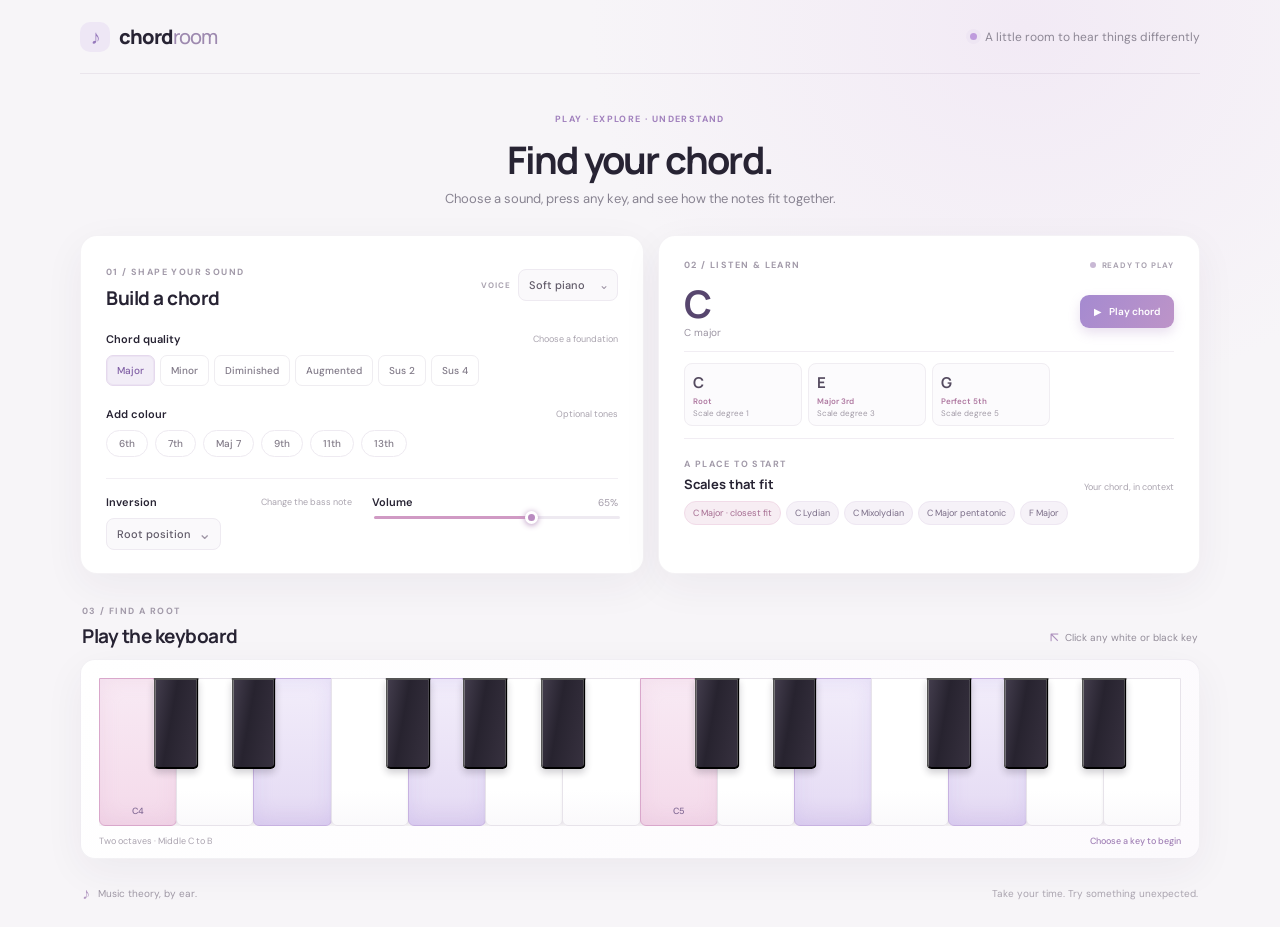
<file: index.html>
<!doctype html>
<html lang="en">
<head>
  <meta charset="utf-8">
  <meta name="viewport" content="width=device-width, initial-scale=1">
  <meta name="theme-color" content="#f7f4f8">
  <meta name="description" content="Build, hear, and understand chords on an interactive piano keyboard.">
  <title>Chord Room — Hear how chords are built</title>
  <link rel="preconnect" href="https://fonts.googleapis.com">
  <link rel="preconnect" href="https://fonts.gstatic.com" crossorigin>
  <link href="https://fonts.googleapis.com/css2?family=DM+Sans:wght@400;500;600;700&family=Manrope:wght@400;500;600;700;800&display=swap" rel="stylesheet">
  <link rel="stylesheet" href="styles.css">
</head>
<body>
  <main class="app-shell">
    <header class="topbar">
      <a class="brand" href="#" aria-label="Chord Room home"><span class="brand-mark">♪</span><span>chord<span class="brand-light">room</span></span></a>
      <div class="top-note"><span class="live-dot"></span> A little room to hear things differently</div>
    </header>

    <section class="intro">
      <div class="eyebrow">PLAY · EXPLORE · UNDERSTAND</div>
      <h1>Find your chord.</h1>
      <p>Choose a sound, press any key, and see how the notes fit together.</p>
    </section>

    <section class="studio" aria-label="Chord builder">
      <div class="builder-panel">
        <div class="panel-heading"><div><span class="step-label">01 / SHAPE YOUR SOUND</span><h2>Build a chord</h2></div><div class="sound-picker"><label for="instrument">VOICE</label><select id="instrument" aria-label="Instrument"><option value="piano">Soft piano</option><option value="warm">Warm keys</option><option value="glass">Glass synth</option></select></div></div>

        <div class="control-group"><div class="group-title"><span>Chord quality</span><span class="group-hint">Choose a foundation</span></div><div class="segmented" id="quality-controls" role="group" aria-label="Chord quality">
          <button class="segment active" data-quality="major">Major</button><button class="segment" data-quality="minor">Minor</button><button class="segment" data-quality="diminished">Diminished</button><button class="segment" data-quality="augmented">Augmented</button><button class="segment" data-quality="sus2">Sus 2</button><button class="segment" data-quality="sus4">Sus 4</button>
        </div></div>

        <div class="control-group add-ons"><div class="group-title"><span>Add colour</span><span class="group-hint">Optional tones</span></div><div class="pill-row" id="extension-controls" role="group" aria-label="Chord extensions">
          <button class="pill" data-ext="6">6th</button><button class="pill" data-ext="7">7th</button><button class="pill" data-ext="maj7">Maj 7</button><button class="pill" data-ext="9">9th</button><button class="pill" data-ext="11">11th</button><button class="pill" data-ext="13">13th</button>
        </div></div>

        <div class="bottom-controls"><div class="control-group inversion"><div class="group-title"><span>Inversion</span><span class="group-hint">Change the bass note</span></div><div class="select-wrap"><select id="inversion" aria-label="Chord inversion"><option value="0">Root position</option><option value="1">1st inversion</option><option value="2">2nd inversion</option><option value="3">3rd inversion</option></select><span class="chevron">⌄</span></div></div>
          <div class="volume-control"><div class="volume-top"><label for="volume">Volume</label><span id="volume-value">65%</span></div><input id="volume" type="range" min="0" max="100" value="65" aria-label="Volume"></div>
        </div>
      </div>

      <div class="result-panel">
        <div class="result-top"><span class="step-label">02 / LISTEN & LEARN</span><span class="playing-indicator"><span class="pulse"></span> READY TO PLAY</span></div>
        <div class="chord-identity"><div><div class="chord-symbol" id="chord-symbol">C</div><div class="chord-subtitle" id="chord-subtitle">C major triad</div></div><button class="play-button" id="play-chord" aria-label="Play chord"><span>▶</span><span class="play-label">Play chord</span></button></div>
        <div class="note-cards" id="note-cards" aria-live="polite"></div>
        <div class="scales-block"><div class="scales-heading"><div><span class="step-label">A PLACE TO START</span><h3>Scales that fit</h3></div><span class="scales-caption">Your chord, in context</span></div><div class="scale-list" id="scale-list"></div></div>
      </div>
    </section>

    <section class="keyboard-section"><div class="keyboard-heading"><div><span class="step-label">03 / FIND A ROOT</span><h2>Play the keyboard</h2></div><div class="keyboard-help"><span class="click-icon">↖</span> Click any white or black key</div></div><div class="keyboard-frame"><div class="keyboard" id="keyboard" aria-label="Two octave piano keyboard"></div><div class="keyboard-footer"><span>Two octaves · Middle C to B</span><span id="root-hint">Choose a key to begin</span></div></div></section>

    <footer><span class="footer-mark">♪</span><span>Music theory, by ear.</span><span class="footer-right">Take your time. Try something unexpected.</span></footer>
  </main>
  <script src="app.js"></script>
</body>
</html>
</file>
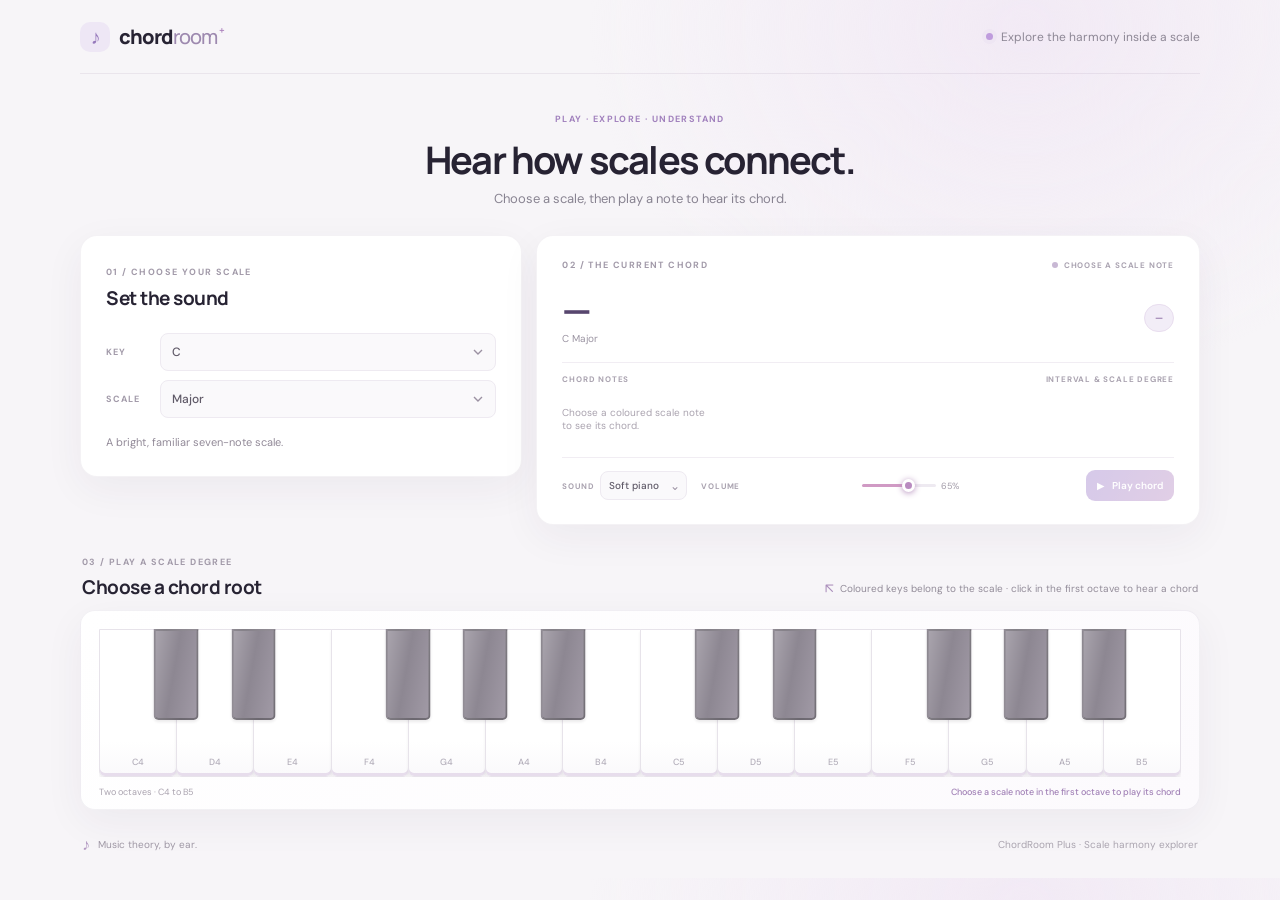
<file: chordRoom-plus/index.html>
<!doctype html>
<html lang="en">
<head>
  <meta charset="utf-8"><meta name="viewport" content="width=device-width, initial-scale=1"><meta name="theme-color" content="#f7f4f8">
  <meta name="description" content="Explore the chords inside a scale and hear how each degree sounds.">
  <title>ChordRoom Plus — Explore chords in a scale</title>
  <link rel="preconnect" href="https://fonts.googleapis.com"><link rel="preconnect" href="https://fonts.gstatic.com" crossorigin>
  <link href="https://fonts.googleapis.com/css2?family=DM+Sans:wght@400;500;600;700&family=Manrope:wght@400;500;600;700;800&display=swap" rel="stylesheet"><link rel="stylesheet" href="styles.css">
</head>
<body>
  <main class="app-shell">
    <header class="topbar"><a class="brand" href="#" aria-label="ChordRoom Plus home"><span class="brand-mark">♪</span><span>chord<span class="brand-light">room</span><sup class="plus-mark">+</sup></span></a><div class="top-note"><span class="live-dot"></span> Explore the harmony inside a scale</div></header>
    <section class="intro"><div class="eyebrow">PLAY · EXPLORE · UNDERSTAND</div><h1>Hear how scales connect.</h1><p>Choose a scale, then play a note to hear its chord.</p></section>
    <section class="plus-layout" aria-label="Scale chord explorer">
      <section class="builder-panel scale-panel"><div class="panel-heading"><div><span class="step-label">01 / CHOOSE YOUR SCALE</span><h2>Set the sound</h2></div></div>
        <div class="scale-selectors"><label class="field-label" for="tonic">KEY</label><select id="tonic" aria-label="Scale tonic"></select><label class="field-label scale-type-label" for="scale-type">SCALE</label><select id="scale-type" aria-label="Scale type"></select></div>
        <p class="scale-description" id="scale-description"></p>
      </section>
      <section class="result-panel chord-panel"><div class="result-top"><span class="step-label">02 / THE CURRENT CHORD</span><span class="playing-indicator"><span class="pulse"></span> <span id="degree-status">CHOOSE A SCALE NOTE</span></span></div>
        <div class="chord-identity"><div><div class="chord-symbol" id="chord-symbol">—</div><div class="chord-subtitle" id="chord-subtitle">Choose one of the highlighted scale notes</div></div><div class="degree-badge" id="degree-badge">—</div></div>
        <div class="construction-caption"><span>CHORD NOTES</span><span>INTERVAL & SCALE DEGREE</span></div><div class="note-cards" id="note-cards" aria-live="polite"><div class="empty-construction">Your chord notes will appear here.</div></div>
        <div class="chord-actions"><div class="sound-picker"><label for="instrument">SOUND</label><select id="instrument" aria-label="Instrument"><option value="piano">Soft piano</option><option value="warm">Warm keys</option><option value="glass">Glass synth</option></select></div><div class="volume-control"><label for="volume">VOLUME</label><input id="volume" type="range" min="0" max="100" value="65" aria-label="Volume"><span id="volume-value">65%</span></div><button class="play-button" id="play-chord" aria-label="Play current chord" disabled><span>▶</span><span class="play-label">Play chord</span></button></div>
      </section>
    </section>
    <section class="keyboard-section"><div class="keyboard-heading"><div><span class="step-label">03 / PLAY A SCALE DEGREE</span><h2>Choose a chord root</h2></div><div class="keyboard-help"><span class="click-icon">↖</span> Coloured keys belong to the scale · click in the first octave to hear a chord</div></div><div class="keyboard-frame"><div class="keyboard" id="keyboard" aria-label="Two octave piano keyboard"></div><div class="keyboard-footer"><span>Two octaves · C4 to B5</span><span id="root-hint">Select a key and its in-scale chord will play</span></div></div></section>
    <footer><span class="footer-mark">♪</span><span>Music theory, by ear.</span><span class="footer-right">ChordRoom Plus · Scale harmony explorer</span></footer>
  </main><script src="app.js"></script>
</body>
</html>
</file>
<file: styles.css>
:root{--ink:#272333;--muted:#8b8796;--line:#eeeaf1;--paper:#fff;--bg:#f7f5f8;--pink:#e9a1c8;--purple:#af9bea;--accent:#9c79d5;--shadow:0 12px 40px rgba(47,34,66,.055)}*{box-sizing:border-box}body{margin:0;background:radial-gradient(ellipse at 80% 3%,#f2eaf5 0,transparent 30%),var(--bg);color:var(--ink);font-family:'DM Sans',sans-serif;-webkit-font-smoothing:antialiased}.app-shell{width:min(1120px,calc(100% - 48px));margin:0 auto}.topbar{height:74px;display:flex;align-items:center;justify-content:space-between;border-bottom:1px solid rgba(115,94,132,.10)}.brand{font:800 20px Manrope,sans-serif;letter-spacing:-1px;text-decoration:none;color:var(--ink);display:flex;align-items:center;gap:9px}.brand-light{font-weight:500;color:#9d89af}.brand-mark{display:grid;place-items:center;width:30px;height:30px;border-radius:10px;background:#eee7f5;color:#9679bb;font-size:20px}.top-note{font-size:12px;color:#8d8795;display:flex;align-items:center;gap:8px}.live-dot{width:7px;height:7px;border-radius:50%;background:#bf9cdd;box-shadow:0 0 0 4px #eee6f3}.intro{text-align:center;padding:39px 0 28px}.eyebrow,.step-label{font-size:9px;font-weight:700;letter-spacing:1.4px;color:#a29aa9}.eyebrow{color:#a181bd}.intro h1{font:700 38px Manrope,sans-serif;letter-spacing:-1.8px;margin:8px 0 5px}.intro p{font-size:13px;color:#888391;margin:0}.studio{display:grid;grid-template-columns:1.02fr .98fr;gap:14px}.builder-panel,.result-panel{background:var(--paper);border:1px solid rgba(95,76,112,.07);border-radius:17px;box-shadow:var(--shadow);padding:23px 25px}.panel-heading,.result-top,.group-title,.volume-top{display:flex;align-items:center;justify-content:space-between}.panel-heading h2,.keyboard-heading h2{font:700 19px Manrope,sans-serif;letter-spacing:-.5px;margin:5px 0 0}.sound-picker{display:flex;align-items:center;gap:7px}.sound-picker label{font-size:8px;font-weight:700;letter-spacing:1px;color:#aaa3b0}.sound-picker select,.select-wrap select{appearance:none;background:#faf9fb;border:1px solid #eeeaf1;border-radius:8px;color:#605a68;font:500 11px 'DM Sans',sans-serif;padding:8px 25px 8px 10px;cursor:pointer}.sound-picker{position:relative}.sound-picker:after{content:'⌄';font-size:12px;position:absolute;right:9px;pointer-events:none;color:#9b91a2}.control-group{margin-top:21px}.group-title{margin-bottom:9px}.group-title>span:first-child{font-size:11px;font-weight:600}.group-hint{font-size:9px;color:#aaa4af}.segmented{display:flex;flex-wrap:wrap;gap:5px}.segment{border:1px solid #efedf1;background:#fff;color:#817a88;border-radius:7px;padding:8px 10px;font:500 10px 'DM Sans',sans-serif;cursor:pointer;transition:.18s}.segment:hover,.pill:hover{border-color:#cdb9df;color:#8669a5}.segment.active{background:#f2edf7;border-color:#e5d9ed;color:#805fa5;box-shadow:inset 0 0 0 1px rgba(160,126,192,.08)}.pill-row{display:flex;gap:7px;flex-wrap:wrap}.pill{border:1px solid #eeeaf1;border-radius:20px;padding:6px 12px;background:#fff;color:#827b88;font:500 10px 'DM Sans',sans-serif;cursor:pointer;transition:.18s}.pill.active{background:#fbf0f7;border-color:#edcce0;color:#b36c96;box-shadow:0 2px 8px #f7e8f1}.bottom-controls{border-top:1px solid #f2eff4;margin-top:21px;padding-top:16px;display:grid;grid-template-columns:1fr 1fr;gap:20px}.bottom-controls .control-group{margin:0}.select-wrap{position:relative;display:inline-block}.select-wrap select{width:100%;padding:8px 29px 8px 10px}.chevron{position:absolute;right:10px;top:5px;color:#9e96a5;pointer-events:none}.volume-top{margin:0 0 7px}.volume-top label{font-size:11px;font-weight:600}.volume-top span{font-size:10px;color:#a29ba8}input[type=range]{width:100%;height:3px;appearance:none;background:linear-gradient(to right,#d09ac4 65%,#eeeaf1 65%);border-radius:4px;outline:0;display:block}input[type=range]::-webkit-slider-thumb{appearance:none;width:13px;height:13px;border:3px solid white;border-radius:50%;background:#b98bc0;box-shadow:0 1px 6px #b690bd;cursor:pointer}.input[type=range]::-moz-range-thumb{width:9px;height:9px;border:2px solid white;border-radius:50%;background:#b98bc0;box-shadow:0 1px 6px #b690bd;cursor:pointer}.result-panel{padding:23px 25px}.playing-indicator{display:flex;align-items:center;gap:6px;font-size:8px;font-weight:700;letter-spacing:.8px;color:#aaa3b1}.pulse{width:6px;height:6px;border-radius:50%;background:#c8b8d4}.chord-identity{display:flex;justify-content:space-between;align-items:center;padding:13px 0 12px;border-bottom:1px solid #f1edf3}.chord-symbol{font:700 38px Manrope,sans-serif;letter-spacing:-2px;line-height:1;color:#57466e}.chord-subtitle{font-size:10px;color:#9b94a2;margin-top:4px}.play-button{display:flex;align-items:center;gap:8px;border:0;border-radius:9px;background:linear-gradient(120deg,#a58ad0,#bd94c8);color:#fff;padding:10px 14px;box-shadow:0 5px 12px rgba(158,123,188,.23);cursor:pointer;font:600 10px 'DM Sans',sans-serif;transition:.2s}.play-button:hover{transform:translateY(-1px);box-shadow:0 7px 16px rgba(158,123,188,.32)}.play-button span:first-child{font-size:9px}.play-button.playing span:first-child{animation:blink .7s infinite alternate}@keyframes blink{to{opacity:.35}}.note-cards{display:grid;grid-template-columns:repeat(4,1fr);gap:6px;padding:11px 0 12px}.note-card{border:1px solid #f0edf2;background:#fcfbfd;border-radius:8px;padding:8px 8px 7px;min-width:0}.note-name{font:700 15px Manrope,sans-serif;color:#554b60}.note-interval{font-size:8px;font-weight:600;color:#ae78a0;margin:3px 0 2px}.note-degree{font-size:8px;color:#a19aa6;white-space:nowrap}.scales-block{border-top:1px solid #f1edf3;padding-top:12px}.scales-heading{display:flex;justify-content:space-between;align-items:end;margin-bottom:8px}.scales-heading h3{font:700 13px Manrope,sans-serif;margin:3px 0 0}.scales-caption{font-size:9px;color:#aaa4af}.scale-list{display:flex;flex-wrap:wrap;gap:5px;min-height:24px}.scale-chip{font-size:9px;color:#7a6d87;background:#f6f2f8;border:1px solid #eee7f2;border-radius:20px;padding:5px 8px}.scale-chip:first-child{background:#f7edf3;color:#a56c91;border-color:#f1dbe8}.keyboard-section{margin-top:24px}.keyboard-heading{display:flex;align-items:end;justify-content:space-between;margin-bottom:10px;padding:0 2px}.keyboard-heading h2{margin-top:4px}.keyboard-help{font-size:10px;color:#938c99;padding-bottom:3px;display:flex;align-items:center;gap:6px}.click-icon{font-size:14px;color:#aa8dbb}.keyboard-frame{background:linear-gradient(135deg,#fff,#fcfafd);border:1px solid rgba(95,76,112,.08);border-radius:15px;padding:18px 18px 11px;box-shadow:var(--shadow)}.keyboard{height:148px;display:flex;position:relative;overflow:hidden;user-select:none}.white-key{flex:1;position:relative;background:linear-gradient(180deg,#fff 0%,#fff 76%,#faf9fb 100%);border:1px solid #e7e3ea;border-radius:0 0 6px 6px;box-shadow:0 3px 3px rgba(51,39,61,.07);cursor:pointer;z-index:1;transition:background .15s,border-color .15s}.white-key+.white-key{margin-left:-1px}.white-key .key-label{position:absolute;bottom:8px;left:0;right:0;text-align:center;font:500 9px 'DM Sans',sans-serif;color:#b3aeba;pointer-events:none}.white-key.root-key{background:linear-gradient(180deg,#f8eaf4,#f5ddec 80%,#f1d6e8);border-color:#d9a7cb;box-shadow:inset 0 0 20px rgba(222,161,202,.18),0 3px 3px rgba(51,39,61,.07)}.white-key.chord-key{background:linear-gradient(180deg,#f2edfa,#e7def5 80%,#ded1ef);border-color:#c7b2e1;box-shadow:inset 0 0 20px rgba(175,155,234,.20),0 3px 3px rgba(51,39,61,.07)}.white-key.root-key .key-label,.white-key.chord-key .key-label{color:#826a95}.black-key{position:absolute;top:0;height:91px;width:4.15%;z-index:3;border-radius:0 0 5px 5px;background:linear-gradient(100deg,#433d4d,#27232f 40%,#37313f);box-shadow:0 4px 7px rgba(30,24,38,.2);cursor:pointer;transform:translateX(-50%);transition:background .15s}.black-key.root-key{background:linear-gradient(120deg,#d98eb8,#b868a0);box-shadow:0 2px 13px rgba(201,111,164,.55)}.black-key.chord-key{background:linear-gradient(120deg,#b09be7,#8970c6);box-shadow:0 2px 13px rgba(143,119,205,.53)}.keyboard-footer{display:flex;justify-content:space-between;padding-top:9px;font-size:9px;color:#aaa3af}.keyboard-footer #root-hint{color:#a181b6}.keyboard-footer #root-hint:not(:empty){font-weight:500}footer{display:flex;align-items:center;gap:8px;padding:24px 2px 23px;color:#9e97a4;font-size:10px}.footer-mark{font-size:16px;color:#b298c1}.footer-right{margin-left:auto;color:#aaa4af}
@media(max-width:800px){.app-shell{width:min(680px,calc(100% - 32px))}.studio{grid-template-columns:1fr}.builder-panel,.result-panel{padding:20px}.keyboard-frame{padding:14px 12px 10px}.keyboard{height:125px}.black-key{height:78px;width:4.7%}.intro{padding-top:32px}.note-cards{grid-template-columns:repeat(4,1fr)}}@media(max-width:480px){.app-shell{width:calc(100% - 22px)}.topbar{height:60px}.top-note{font-size:0}.top-note .live-dot{font-size:initial}.intro{padding:27px 0 20px}.intro h1{font-size:32px}.intro p{font-size:11px}.builder-panel,.result-panel{padding:16px}.segment{padding:7px 8px;font-size:9px}.bottom-controls{gap:12px}.keyboard{height:100px}.black-key{height:64px;width:5.2%}.keyboard-footer{font-size:8px}.keyboard-heading h2{font-size:16px}.keyboard-help{font-size:9px}footer{font-size:9px}.footer-right{font-size:8px}.note-card{padding:7px 5px}.note-name{font-size:13px}}
</file>
<file: chordRoom-plus/styles.css>
:root{--ink:#272333;--muted:#8b8796;--line:#eeeaf1;--paper:#fff;--bg:#f7f5f8;--pink:#e9a1c8;--purple:#af9bea;--accent:#9c79d5;--shadow:0 12px 40px rgba(47,34,66,.055)}*{box-sizing:border-box}body{margin:0;background:radial-gradient(ellipse at 80% 3%,#f2eaf5 0,transparent 30%),var(--bg);color:var(--ink);font-family:'DM Sans',sans-serif;-webkit-font-smoothing:antialiased}.app-shell{width:min(1120px,calc(100% - 48px));margin:0 auto}.topbar{height:74px;display:flex;align-items:center;justify-content:space-between;border-bottom:1px solid rgba(115,94,132,.10)}.brand{font:800 20px Manrope,sans-serif;letter-spacing:-1px;text-decoration:none;color:var(--ink);display:flex;align-items:center;gap:9px}.brand-light{font-weight:500;color:#9d89af}.brand-mark{display:grid;place-items:center;width:30px;height:30px;border-radius:10px;background:#eee7f5;color:#9679bb;font-size:20px}.top-note{font-size:12px;color:#8d8795;display:flex;align-items:center;gap:8px}.live-dot{width:7px;height:7px;border-radius:50%;background:#bf9cdd;box-shadow:0 0 0 4px #eee6f3}.intro{text-align:center;padding:39px 0 28px}.eyebrow,.step-label{font-size:9px;font-weight:700;letter-spacing:1.4px;color:#a29aa9}.eyebrow{color:#a181bd}.intro h1{font:700 38px Manrope,sans-serif;letter-spacing:-1.8px;margin:8px 0 5px}.intro p{font-size:13px;color:#888391;margin:0}.studio{display:grid;grid-template-columns:1.02fr .98fr;gap:14px}.builder-panel,.result-panel{background:var(--paper);border:1px solid rgba(95,76,112,.07);border-radius:17px;box-shadow:var(--shadow);padding:23px 25px}.panel-heading,.result-top,.group-title,.volume-top{display:flex;align-items:center;justify-content:space-between}.panel-heading h2,.keyboard-heading h2{font:700 19px Manrope,sans-serif;letter-spacing:-.5px;margin:5px 0 0}.sound-picker{display:flex;align-items:center;gap:7px}.sound-picker label{font-size:8px;font-weight:700;letter-spacing:1px;color:#aaa3b0}.sound-picker select,.select-wrap select{appearance:none;background:#faf9fb;border:1px solid #eeeaf1;border-radius:8px;color:#605a68;font:500 11px 'DM Sans',sans-serif;padding:8px 25px 8px 10px;cursor:pointer}.sound-picker{position:relative}.sound-picker:after{content:'⌄';font-size:12px;position:absolute;right:9px;pointer-events:none;color:#9b91a2}.control-group{margin-top:21px}.group-title{margin-bottom:9px}.group-title>span:first-child{font-size:11px;font-weight:600}.group-hint{font-size:9px;color:#aaa4af}.segmented{display:flex;flex-wrap:wrap;gap:5px}.segment{border:1px solid #efedf1;background:#fff;color:#817a88;border-radius:7px;padding:8px 10px;font:500 10px 'DM Sans',sans-serif;cursor:pointer;transition:.18s}.segment:hover,.pill:hover{border-color:#cdb9df;color:#8669a5}.segment.active{background:#f2edf7;border-color:#e5d9ed;color:#805fa5;box-shadow:inset 0 0 0 1px rgba(160,126,192,.08)}.pill-row{display:flex;gap:7px;flex-wrap:wrap}.pill{border:1px solid #eeeaf1;border-radius:20px;padding:6px 12px;background:#fff;color:#827b88;font:500 10px 'DM Sans',sans-serif;cursor:pointer;transition:.18s}.pill.active{background:#fbf0f7;border-color:#edcce0;color:#b36c96;box-shadow:0 2px 8px #f7e8f1}.bottom-controls{border-top:1px solid #f2eff4;margin-top:21px;padding-top:16px;display:grid;grid-template-columns:1fr 1fr;gap:20px}.bottom-controls .control-group{margin:0}.select-wrap{position:relative;display:inline-block}.select-wrap select{width:100%;padding:8px 29px 8px 10px}.chevron{position:absolute;right:10px;top:5px;color:#9e96a5;pointer-events:none}.volume-top{margin:0 0 7px}.volume-top label{font-size:11px;font-weight:600}.volume-top span{font-size:10px;color:#a29ba8}input[type=range]{width:100%;height:3px;appearance:none;background:linear-gradient(to right,#d09ac4 65%,#eeeaf1 65%);border-radius:4px;outline:0;display:block}input[type=range]::-webkit-slider-thumb{appearance:none;width:13px;height:13px;border:3px solid white;border-radius:50%;background:#b98bc0;box-shadow:0 1px 6px #b690bd;cursor:pointer}.input[type=range]::-moz-range-thumb{width:9px;height:9px;border:2px solid white;border-radius:50%;background:#b98bc0;box-shadow:0 1px 6px #b690bd;cursor:pointer}.result-panel{padding:23px 25px}.playing-indicator{display:flex;align-items:center;gap:6px;font-size:8px;font-weight:700;letter-spacing:.8px;color:#aaa3b1}.pulse{width:6px;height:6px;border-radius:50%;background:#c8b8d4}.chord-identity{display:flex;justify-content:space-between;align-items:center;padding:13px 0 12px;border-bottom:1px solid #f1edf3}.chord-symbol{font:700 38px Manrope,sans-serif;letter-spacing:-2px;line-height:1;color:#57466e}.chord-subtitle{font-size:10px;color:#9b94a2;margin-top:4px}.play-button{display:flex;align-items:center;gap:8px;border:0;border-radius:9px;background:linear-gradient(120deg,#a58ad0,#bd94c8);color:#fff;padding:10px 14px;box-shadow:0 5px 12px rgba(158,123,188,.23);cursor:pointer;font:600 10px 'DM Sans',sans-serif;transition:.2s}.play-button:hover{transform:translateY(-1px);box-shadow:0 7px 16px rgba(158,123,188,.32)}.play-button span:first-child{font-size:9px}.play-button.playing span:first-child{animation:blink .7s infinite alternate}@keyframes blink{to{opacity:.35}}.note-cards{display:grid;grid-template-columns:repeat(4,1fr);gap:6px;padding:11px 0 12px}.note-card{border:1px solid #f0edf2;background:#fcfbfd;border-radius:8px;padding:8px 8px 7px;min-width:0}.note-name{font:700 15px Manrope,sans-serif;color:#554b60}.note-interval{font-size:8px;font-weight:600;color:#ae78a0;margin:3px 0 2px}.note-degree{font-size:8px;color:#a19aa6;white-space:nowrap}.scales-block{border-top:1px solid #f1edf3;padding-top:12px}.scales-heading{display:flex;justify-content:space-between;align-items:end;margin-bottom:8px}.scales-heading h3{font:700 13px Manrope,sans-serif;margin:3px 0 0}.scales-caption{font-size:9px;color:#aaa4af}.scale-list{display:flex;flex-wrap:wrap;gap:5px;min-height:24px}.scale-chip{font-size:9px;color:#7a6d87;background:#f6f2f8;border:1px solid #eee7f2;border-radius:20px;padding:5px 8px}.scale-chip:first-child{background:#f7edf3;color:#a56c91;border-color:#f1dbe8}.keyboard-section{margin-top:24px}.keyboard-heading{display:flex;align-items:end;justify-content:space-between;margin-bottom:10px;padding:0 2px}.keyboard-heading h2{margin-top:4px}.keyboard-help{font-size:10px;color:#938c99;padding-bottom:3px;display:flex;align-items:center;gap:6px}.click-icon{font-size:14px;color:#aa8dbb}.keyboard-frame{background:linear-gradient(135deg,#fff,#fcfafd);border:1px solid rgba(95,76,112,.08);border-radius:15px;padding:18px 18px 11px;box-shadow:var(--shadow)}.keyboard{height:148px;display:flex;position:relative;overflow:hidden;user-select:none}.white-key{flex:1;position:relative;background:linear-gradient(180deg,#fff 0%,#fff 76%,#faf9fb 100%);border:1px solid #e7e3ea;border-radius:0 0 6px 6px;box-shadow:0 3px 3px rgba(51,39,61,.07);cursor:pointer;z-index:1;transition:background .15s,border-color .15s}.white-key+.white-key{margin-left:-1px}.white-key .key-label{position:absolute;bottom:8px;left:0;right:0;text-align:center;font:500 9px 'DM Sans',sans-serif;color:#b3aeba;pointer-events:none}.white-key.root-key{background:linear-gradient(180deg,#f8eaf4,#f5ddec 80%,#f1d6e8);border-color:#d9a7cb;box-shadow:inset 0 0 20px rgba(222,161,202,.18),0 3px 3px rgba(51,39,61,.07)}.white-key.chord-key{background:linear-gradient(180deg,#f2edfa,#e7def5 80%,#ded1ef);border-color:#c7b2e1;box-shadow:inset 0 0 20px rgba(175,155,234,.20),0 3px 3px rgba(51,39,61,.07)}.white-key.root-key .key-label,.white-key.chord-key .key-label{color:#826a95}.black-key{position:absolute;top:0;height:91px;width:4.15%;z-index:3;border-radius:0 0 5px 5px;background:linear-gradient(100deg,#433d4d,#27232f 40%,#37313f);box-shadow:0 4px 7px rgba(30,24,38,.2);cursor:pointer;transform:translateX(-50%);transition:background .15s}.black-key.root-key{background:linear-gradient(120deg,#d98eb8,#b868a0);box-shadow:0 2px 13px rgba(201,111,164,.55)}.black-key.chord-key{background:linear-gradient(120deg,#b09be7,#8970c6);box-shadow:0 2px 13px rgba(143,119,205,.53)}.keyboard-footer{display:flex;justify-content:space-between;padding-top:9px;font-size:9px;color:#aaa3af}.keyboard-footer #root-hint{color:#a181b6}.keyboard-footer #root-hint:not(:empty){font-weight:500}footer{display:flex;align-items:center;gap:8px;padding:24px 2px 23px;color:#9e97a4;font-size:10px}.footer-mark{font-size:16px;color:#b298c1}.footer-right{margin-left:auto;color:#aaa4af}
@media(max-width:800px){.app-shell{width:min(680px,calc(100% - 32px))}.studio{grid-template-columns:1fr}.builder-panel,.result-panel{padding:20px}.keyboard-frame{padding:14px 12px 10px}.keyboard{height:125px}.black-key{height:78px;width:4.7%}.intro{padding-top:32px}.note-cards{grid-template-columns:repeat(4,1fr)}}@media(max-width:480px){.app-shell{width:calc(100% - 22px)}.topbar{height:60px}.top-note{font-size:0}.top-note .live-dot{font-size:initial}.intro{padding:27px 0 20px}.intro h1{font-size:32px}.intro p{font-size:11px}.builder-panel,.result-panel{padding:16px}.segment{padding:7px 8px;font-size:9px}.bottom-controls{gap:12px}.keyboard{height:100px}.black-key{height:64px;width:5.2%}.keyboard-footer{font-size:8px}.keyboard-heading h2{font-size:16px}.keyboard-help{font-size:9px}footer{font-size:9px}.footer-right{font-size:8px}.note-card{padding:7px 5px}.note-name{font-size:13px}}
/* ChordRoom Plus scale explorer */
.plus-mark{font:700 10px Manrope,sans-serif;color:#ad83bd;margin-left:2px;vertical-align:top}.plus-layout{display:grid;grid-template-columns:.8fr 1.2fr;gap:14px}.scale-panel{align-self:start}.scale-selectors{display:grid;grid-template-columns:44px 1fr;align-items:center;gap:9px 10px;margin-top:22px}.field-label{font-size:9px;font-weight:700;letter-spacing:1px;color:#a29aa9}.scale-selectors select{width:100%;appearance:none;border:1px solid #eeeaf1;border-radius:8px;background:#faf9fb url("data:image/svg+xml,%3Csvg xmlns='http://www.w3.org/2000/svg' width='10' height='6' viewBox='0 0 10 6'%3E%3Cpath d='m1 1 4 4 4-4' fill='none' stroke='%239b91a2' stroke-width='1.4'/%3E%3C/svg%3E") no-repeat right 12px center;color:#605a68;font:500 12px 'DM Sans',sans-serif;padding:10px 30px 10px 11px;cursor:pointer}.scale-type-label{grid-column:1}.scale-description{font-size:11px;line-height:1.6;color:#928a98;margin:16px 0 1px;max-width:300px}.chord-panel .chord-identity{padding-top:19px;padding-bottom:17px}.degree-badge{background:#f2edf7;color:#8868a0;border:1px solid #e9deef;padding:7px 10px;border-radius:20px;font-size:9px;font-weight:600}.construction-caption{display:flex;justify-content:space-between;color:#aaa3b0;font-size:8px;font-weight:700;letter-spacing:.8px;padding:11px 0 0}.chord-panel .note-cards{padding-top:8px;padding-bottom:12px}.empty-construction{font-size:10px;color:#aaa3af;padding:14px 0 13px}.chord-actions{border-top:1px solid #f1edf3;padding-top:12px;display:flex;align-items:center;gap:14px}.chord-actions .sound-picker{position:relative;display:flex;gap:6px;align-items:center}.chord-actions .sound-picker label,.chord-actions .volume-control label{font-size:8px;font-weight:700;letter-spacing:.8px;color:#aaa3b0}.chord-actions .sound-picker select{max-width:105px;font-size:10px;padding:7px 21px 7px 8px}.chord-actions .sound-picker:after{right:7px}.chord-actions .volume-control{display:grid;grid-template-columns:auto 74px auto;align-items:center;gap:7px;flex:1}.chord-actions .volume-control span{font-size:9px;color:#a29ba8}.chord-actions .play-button{padding:9px 11px;white-space:nowrap}.play-button:disabled{opacity:.45;cursor:default;box-shadow:none;transform:none}.scale-key{cursor:pointer}.scale-key:disabled{cursor:default}.white-key.scale-key:not(.chord-key):not(.root-key){box-shadow:inset 0 -3px #e7ddec,0 3px 3px rgba(51,39,61,.07)}.black-key.scale-key:not(.chord-key):not(.root-key){background:linear-gradient(100deg,#61566b,#43394e 45%,#51465e)}.white-key.outside-key{background:linear-gradient(180deg,#faf9fb,#f2f0f3);box-shadow:0 2px 2px rgba(51,39,61,.04);border-color:#eeebf0;cursor:default}.black-key.outside-key{background:linear-gradient(100deg,#a9a4ad,#8d8792 45%,#a19aa6);box-shadow:0 2px 3px rgba(30,24,38,.09);cursor:default}.white-key.root-key{background:linear-gradient(180deg,#f8eaf4,#f1d4e7);border-color:#d9a7cb;box-shadow:inset 0 0 19px rgba(222,161,202,.2),0 3px 3px rgba(51,39,61,.07)}.white-key.chord-key:not(.root-key){background:linear-gradient(180deg,#f2edfa,#e4daf4);border-color:#c7b2e1;box-shadow:inset 0 0 18px rgba(175,155,234,.2),0 3px 3px rgba(51,39,61,.07)}.black-key.root-key{background:linear-gradient(120deg,#d98eb8,#b868a0);box-shadow:0 2px 13px rgba(201,111,164,.55)}.black-key.chord-key:not(.root-key){background:linear-gradient(120deg,#b09be7,#8970c6);box-shadow:0 2px 13px rgba(143,119,205,.53)}
@media(max-width:800px){.plus-layout{grid-template-columns:1fr}.scale-panel{align-self:auto}.scale-description{max-width:none}.chord-actions{gap:10px}}
@media(max-width:480px){.chord-actions{flex-wrap:wrap}.chord-actions .volume-control{order:3;flex-basis:100%;grid-template-columns:auto 1fr auto}.chord-actions .play-button{margin-left:auto}.keyboard-heading{align-items:flex-start;gap:8px;flex-direction:column}.keyboard-help{padding:0}.scale-selectors{grid-template-columns:40px 1fr}}
</file>
